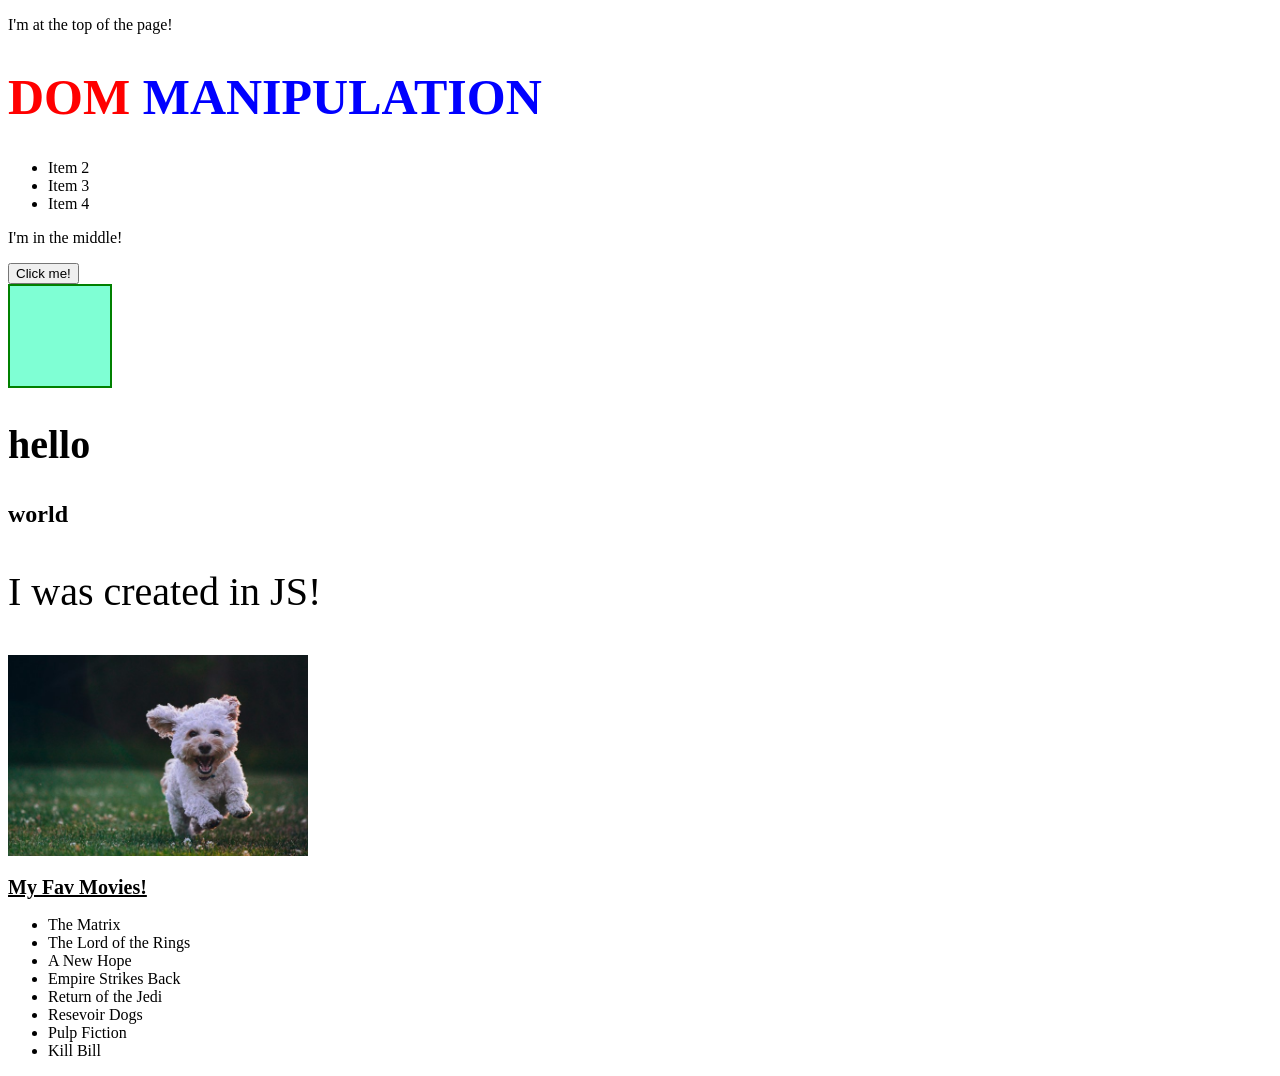
<file: 4-1_dom_manipulation/index.html>
<!doctype html>
<html lang="en">
  <head>
    <meta charset="UTF-8" />
    <meta name="viewport" content="width=device-width, initial-scale=1.0" />
    <script src="script.js" defer></script>
    <link rel="stylesheet" href="style.css" />
    <title>DOM Manipulation</title>
  </head>
  <body>
    <h1>Original Heading</h1>
    <ul>
      <li class="list-item">Item 1</li>
      <li class="list-item">Item 2</li>
    </ul>
    <button id="my-button">Click me!</button>
    <div class="box"></div>

    <h2>hello</h2>
    <h2>world</h2>
  </body>
</html>
</file>
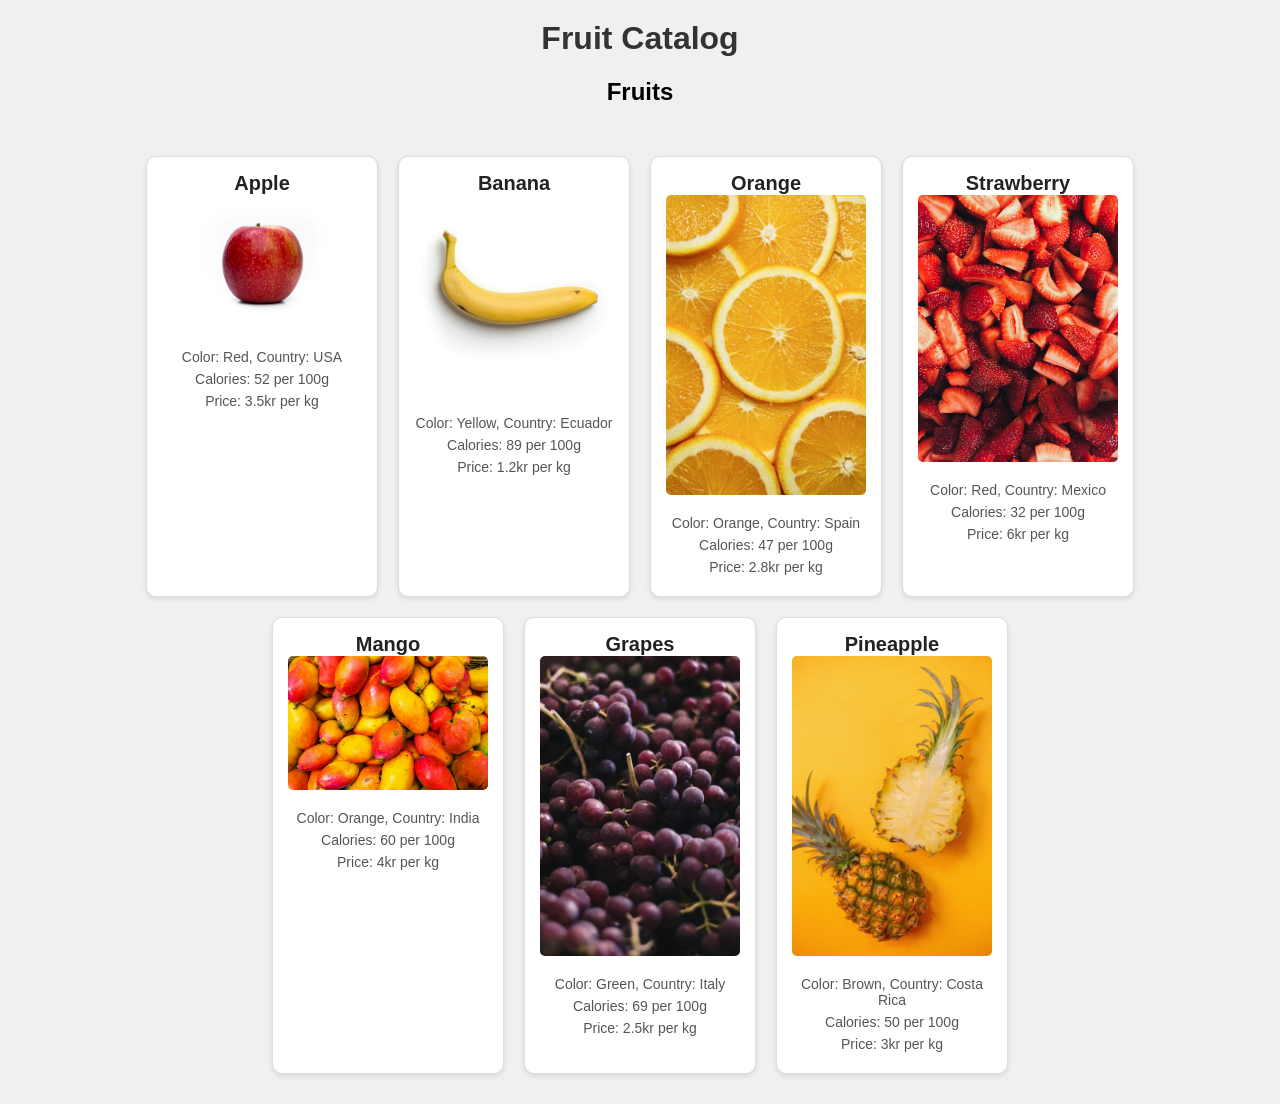
<file: 4-2_fruit_catalog/index.html>
<!doctype html>
<html lang="en">
  <head>
    <meta charset="UTF-8" />
    <meta name="viewport" content="width=device-width, initial-scale=1.0" />
    <link rel="stylesheet" href="style.css" />
    <script src="script.js" defer></script>
    <title>Fruit Catalog</title>
  </head>
  <body>
    <h1>Fruit Catalog</h1>

    <section id="fruit-section">
      <h2>Fruits</h2>
      <div id="fruit-container"></div>
    </section>
  </body>
</html>
</file>
<file: 4-1_dom_manipulation/style.css>
.blue-button {
  background-color: blue;
  color: white;
  padding: 10px 20px;
  border-radius: 10px;
}

.big-text {
  font-size: 40px;
}

.dark-mode {
  background-color: darkslateblue;
  color: white;
}

.small-img {
  width: 300px;
}

.green-border {
  border: green 2px solid;
}

.box {
  width: 100px;
  height: 100px;
  background-color: aquamarine;
}

.section-heading {
  text-decoration: underline;
  font-size: 20px;
  font-weight: bold;
}
</file>
<file: 4-2_fruit_catalog/style.css>
/* Base page styles */
body {
  margin: 0;
  font-family: Arial, sans-serif;
  background-color: #f0f0f0;
  text-align: center;
}

h1 {
  margin-top: 20px;
  font-size: 32px;
  color: #333;
}

/* Container for the fruit cards */
#fruit-container {
  display: flex;
  flex-wrap: wrap;
  justify-content: center;
  gap: 20px;
  padding: 30px;
}

/* Individual fruit card */
.fruit-card {
  border: 1px solid #ddd;
  padding: 15px;
  width: 200px;
  border-radius: 10px;
  background-color: #fff;
  box-shadow: 0 2px 5px rgba(0, 0, 0, 0.1);
  transition:
    transform 0.2s,
    box-shadow 0.2s;
}

.fruit-card:hover {
  transform: scale(1.03);
  box-shadow: 0 4px 12px rgba(0, 0, 0, 0.2);
}
/* Fruit image style */
.fruit-image {
  width: 100%;
  height: auto;
  border-radius: 5px;
  margin-bottom: 10px;
}

.fruit-title {
  margin: 0;
  font-size: 20px;
  color: #222;
}

.fruit-info,
.fruit-calories,
.fruit-price {
  font-size: 14px;
  margin: 6px 0;
  color: #555;
}

.salePrice {
  background-color: red;
  border-radius: 8px;
  color: white;
  font-weight: bold;
  font-size: 24px;
  padding: 10px;
}

.strikethrough {
  text-decoration: line-through;
  color: grey;
}
</file>
